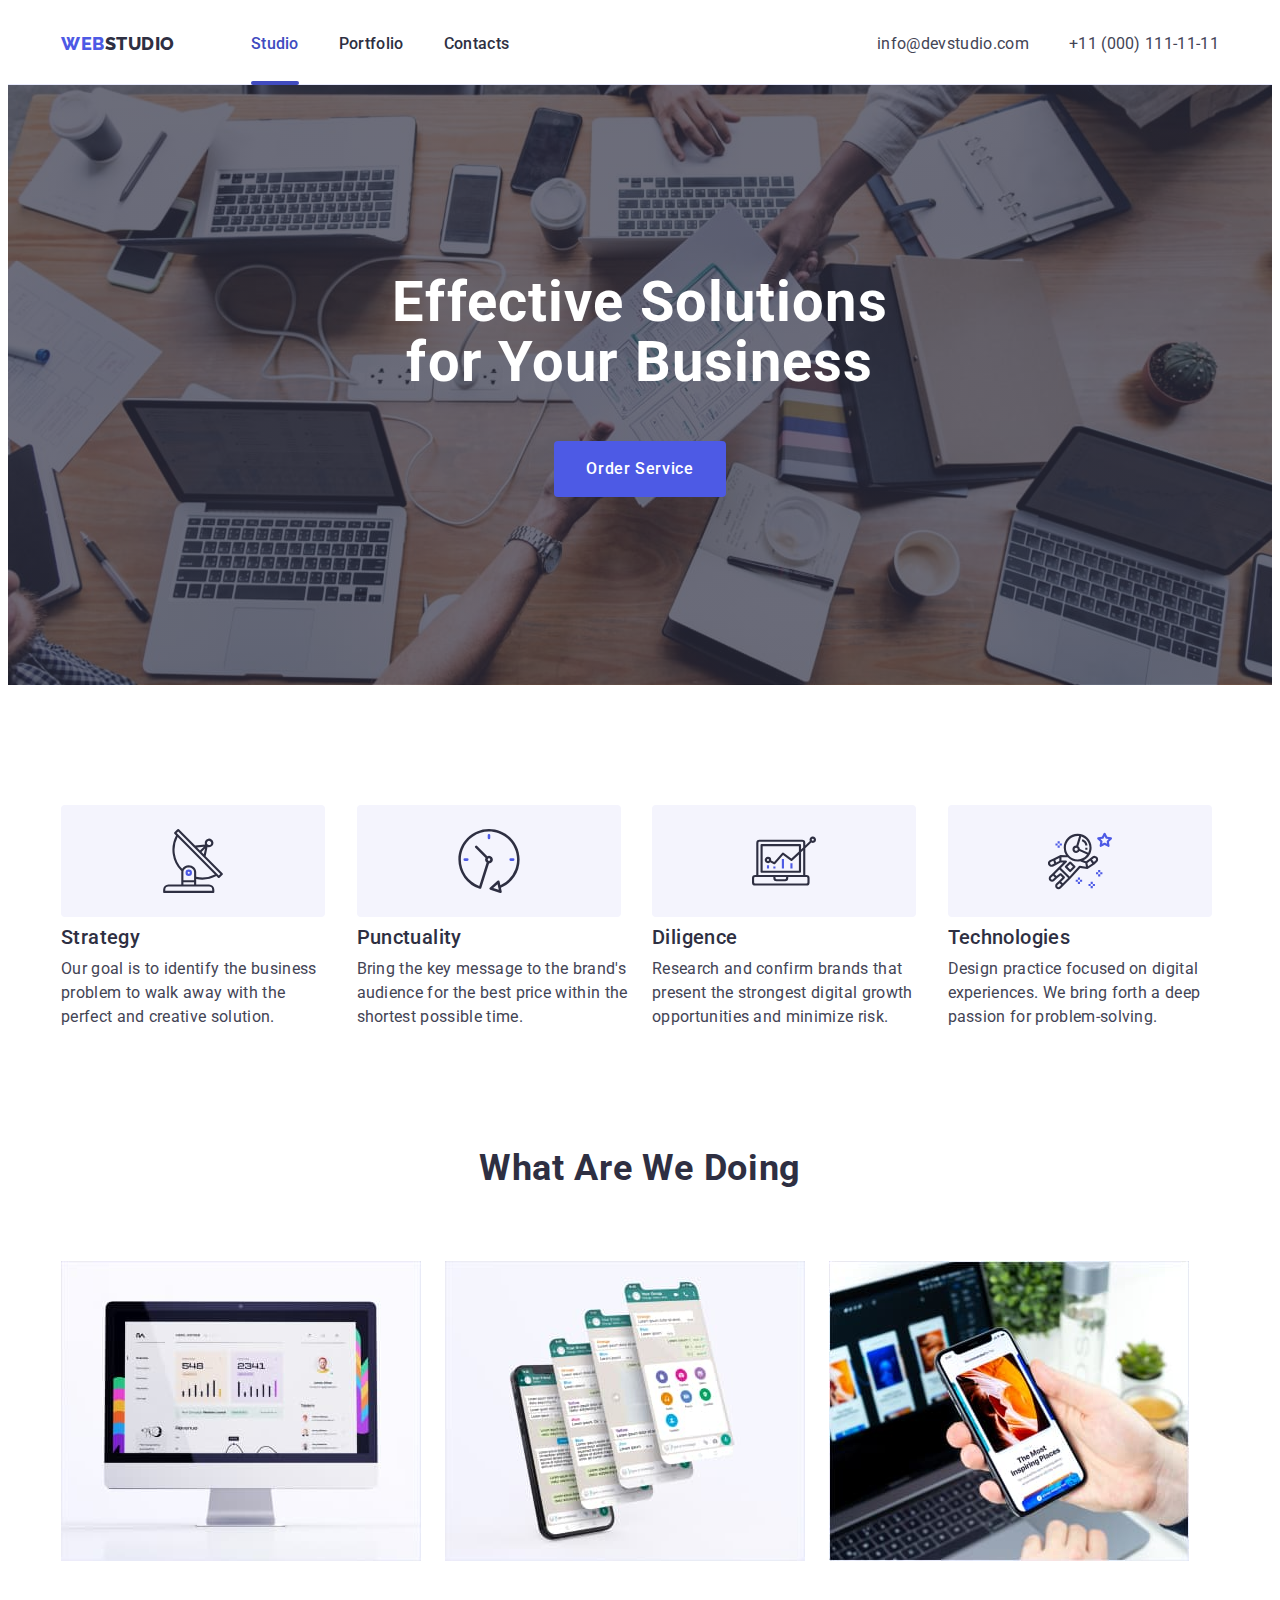
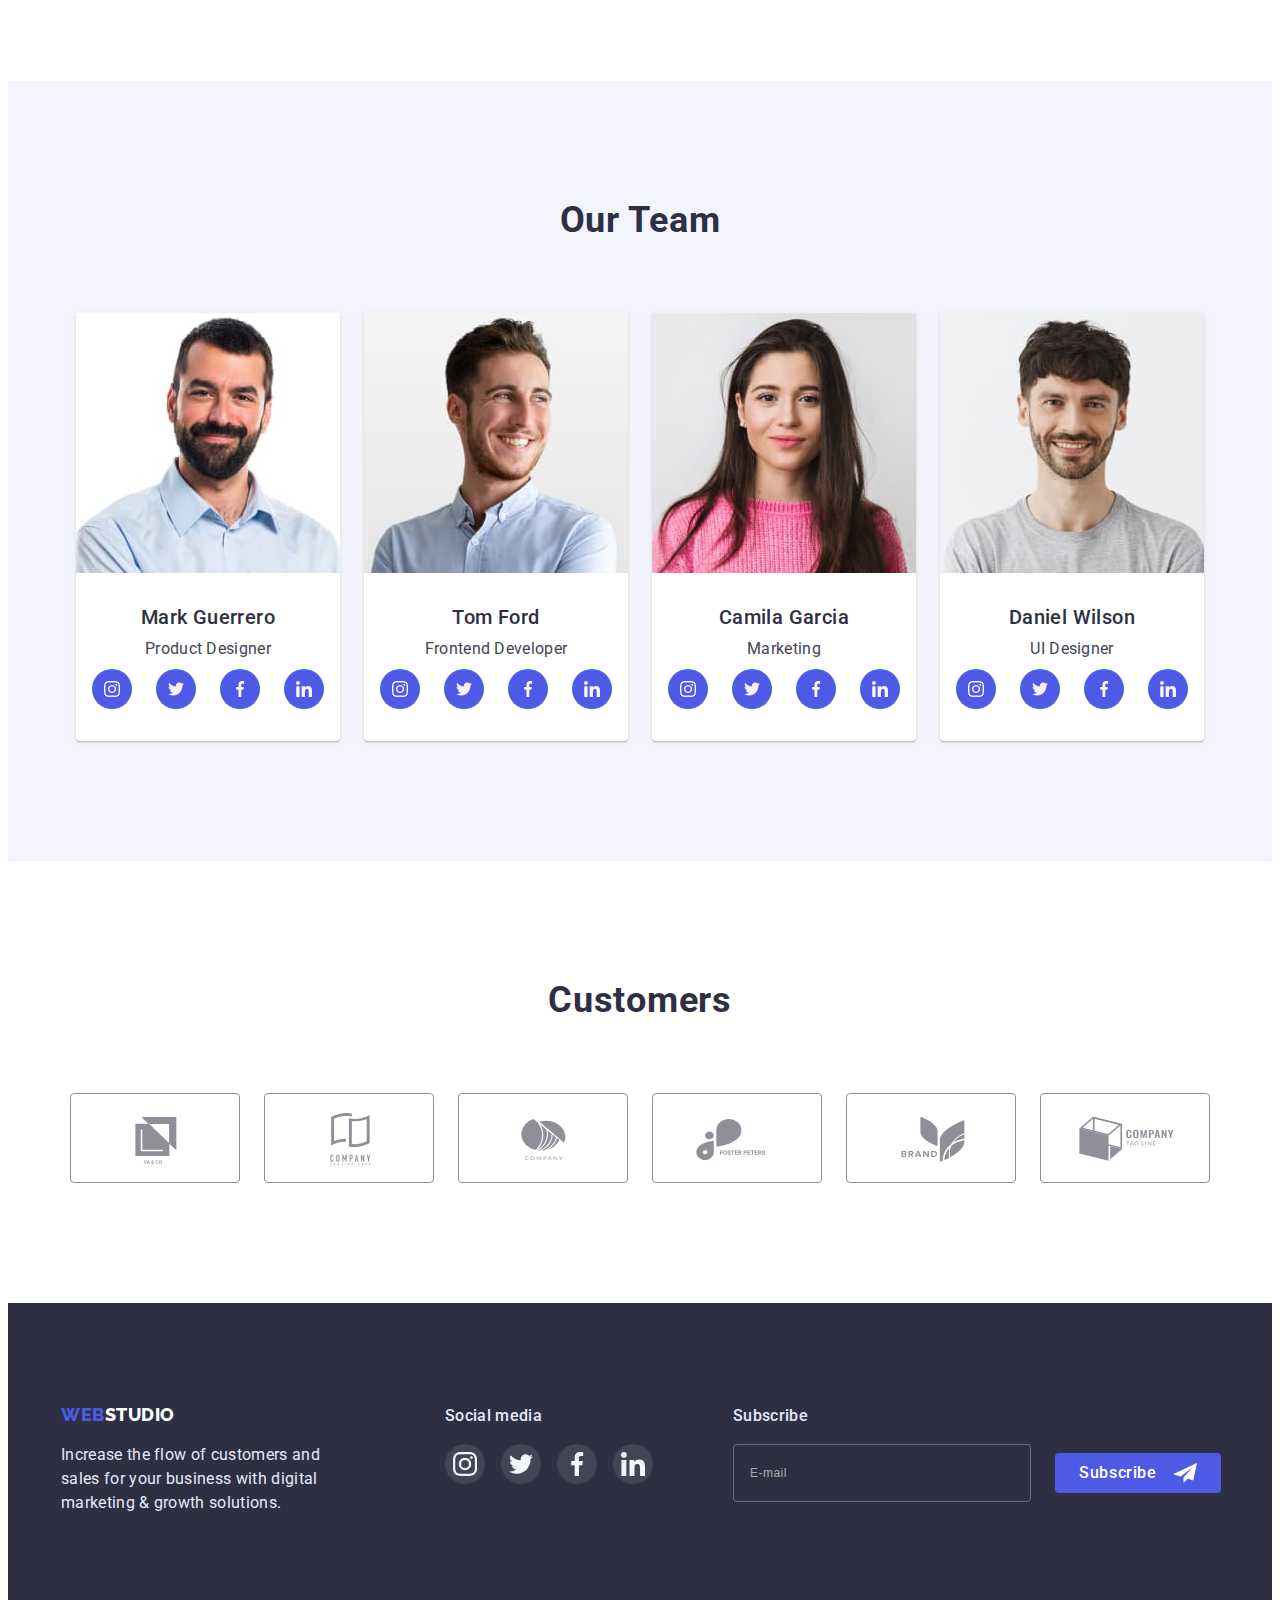
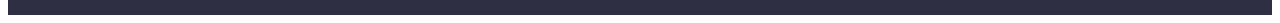
<file: index.html>
<!DOCTYPE html>
<html lang="en">
  <head>
    <meta charset="UTF-8" />
    <meta http-equiv="X-UA-Compatible" content="IE=edge" />
    <meta name="viewport" content="width=device-width, initial-scale=1.0" />
    <title>Studio</title>
    <link rel="preconnect" href="https://fonts.googleapis.com" />
    <link rel="preconnect" href="https://fonts.gstatic.com" crossorigin />
    <link
      href="https://fonts.googleapis.com/css2?family=Raleway:wght@800&family=Roboto:wght@400;500;700;900&display=swap"
      rel="stylesheet"
    />
    <link
      rel="stylesheet"
      href="https://cdnjs.cloudflare.com/ajax/libs/modern-normalize/1.1.0/modern-normalize.min.css"
      integrity="sha512-wpPYUAdjBVSE4KJnH1VR1HeZfpl1ub8YT/NKx4PuQ5NmX2tKuGu6U/JRp5y+Y8XG2tV+wKQpNHVUX03MfMFn9Q=="
      crossorigin="anonymous"
      referrerpolicy="no-referrer"
    />
    <link rel="stylesheet" href="./css/mobile.css" />
    <link rel="stylesheet" href="./css/tablet.css" />
    <link rel="stylesheet" href="./css/desktop.css" />
  </head>
  <body>
    <header class="page-header">
      <div class="container header-container">
        <nav class="page-nav">
          <a class="logo-light-background logo" href="./index.html"
            ><span class="logo-first">Web</span>Studio</a
          >
          <ul class="page-menu list">
            <li class="menu-item">
              <a class="menu-link link current" href="./index.html">Studio</a>
            </li>
            <li class="menu-item">
              <a class="menu-link link" href="./portfolio.html">Portfolio</a>
            </li>
            <li class="menu-item">
              <a class="menu-link link" href="./index.html">Contacts</a>
            </li>
          </ul>
        </nav>
        <address class="address">
          <ul class="address-list list">
            <li class="address-item">
              <a class="address-link link text" href="mailto:info@devstudio.com"
                >info@devstudio.com</a
              >
            </li>
            <li class="address-item">
              <a class="address-link link text" href="tel:+110001111111"
                >+11 (000) 111-11-11</a
              >
            </li>
          </ul>
        </address>
        <button class="btn-menu-open" type="button" data-menu-open>
          <svg class="icon-menu-btn">
            <use href="./images/icons.svg#icon-charm_menu-hamburger-5"></use>
          </svg>
        </button>
        <div class="backdrop-menu is-hidden" data-menu>
          <button
            class="modal-close-btn menu-btn"
            type="button"
            data-menu-close
          >
            <svg class="modal-icon-btn">
              <use href="./images/icons.svg#icon-vector"></use>
            </svg>
          </button>
          <div class="modal-menu">
            <ul class="page-menu-modal list">
              <li class="menu-item-modal">
                <a class="menu-link-modal subtitle link" href="./index.html"
                  >Studio</a
                >
              </li>
              <li class="menu-item-modal">
                <a class="menu-link-modal subtitle link" href="./portfolio.html"
                  >Portfolio</a
                >
              </li>
              <li class="menu-item-modal">
                <a
                  class="menu-link-modal subtitle link current"
                  href="./index.html"
                  >Contacts</a
                >
              </li>
            </ul>
            <div class="address-list-modal-menu">
              <ul class="address-list-modal list">
                <li class="tel-item-modal">
                  <a
                    class="tel-link-modal link subtitle"
                    href="tel:+110001111111"
                    >+11 (000) 111-11-11</a
                  >
                </li>
                <li class="address-item-modal">
                  <a
                    class="address-link-modal link text"
                    href="mailto:info@devstudio.com"
                    >info@devstudio.com</a
                  >
                </li>
              </ul>
              <ul class="social-list-menu list">
                <li class="social-item-menu">
                  <a href="#" class="social-links-menu link">
                    <svg class="social-icons-menu">
                      <use href="./images/icons.svg#icon-instagram"></use>
                    </svg>
                  </a>
                </li>
                <li class="social-item-menu">
                  <a href="#" class="social-links-menu link">
                    <svg class="social-icons-menu">
                      <use href="./images/icons.svg#icon-twitter"></use>
                    </svg>
                  </a>
                </li>
                <li class="social-item-menu">
                  <a href="#" class="social-links-menu link">
                    <svg class="social-icons-menu">
                      <use href="./images/icons.svg#icon-facebook"></use>
                    </svg>
                  </a>
                </li>
                <li class="social-item-menu">
                  <a href="#" class="social-links-menu link">
                    <svg class="social-icons-menu">
                      <use href="./images/icons.svg#icon-linkedin"></use>
                    </svg>
                  </a>
                </li>
              </ul>
            </div>
          </div>
        </div>
      </div>
    </header>
    <main>
      <section class="page-hero">
        <div class="container">
          <h1 class="hero-title">Effective Solutions for Your Business</h1>
          <button class="hero-button btn" type="button" data-modal-open>
            Order Service
          </button>
        </div>
      </section>
      <section class="section">
        <div class="container">
          <h2 class="visually-hidden">Our advantages</h2>
          <ul class="advantages-list list">
            <li class="advantages-item">
              <div class="icons-advantages-border">
                <svg class="icons-advantages">
                  <use href="./images/icons.svg#icon-strategy"></use>
                </svg>
              </div>
              <h3 class="advantages-title">Strategy</h3>
              <p class="advantages-text text">
                Our goal is to identify the business problem to walk away with
                the perfect and creative solution.
              </p>
            </li>
            <li class="advantages-item">
              <div class="icons-advantages-border">
                <svg class="icons-advantages">
                  <use href="./images/icons.svg#icon-punctuality"></use>
                </svg>
              </div>
              <h3 class="advantages-title">Punctuality</h3>
              <p class="advantages-text text">
                Bring the key message to the brand's audience for the best price
                within the shortest possible time.
              </p>
            </li>
            <li class="advantages-item">
              <div class="icons-advantages-border">
                <svg class="icons-advantages">
                  <use href="./images/icons.svg#icon-diligence"></use>
                </svg>
              </div>
              <h3 class="advantages-title">Diligence</h3>
              <p class="advantages-text text">
                Research and confirm brands that present the strongest digital
                growth opportunities and minimize risk.
              </p>
            </li>
            <li class="advantages-item">
              <div class="icons-advantages-border">
                <svg class="icons-advantages">
                  <use href="./images/icons.svg#icon-technologies"></use>
                </svg>
              </div>
              <h3 class="advantages-title">Technologies</h3>
              <p class="advantages-text text">
                Design practice focused on digital experiences. We bring forth a
                deep passion for problem-solving.
              </p>
            </li>
          </ul>
        </div>
      </section>
      <section class="page-works section">
        <div class="container">
          <h2 class="subtitle">What are we doing</h2>
          <ul class="works-list list">
            <li>
              <img
                srcset="
                  ./images/works/computer@1x.jpg 1x,
                  ./images/works/computer@2x.jpg 2x
                "
                src="./images/works/websites.jpg"
                alt="website on a computer"
                width="360"
                height="300"
              />
            </li>
            <li>
              <img
                srcset="
                  ./images/works/chat@1x.jpg 1x,
                  ./images/works/chat@2x.jpg 2x
                "
                src="./images/works/bots.jpg"
                alt="open chats on phone"
                width="360"
                height="300"
              />
            </li>
            <li>
              <img
                srcset="
                  ./images/works/app@1x.jpg 1x,
                  ./images/works/app@2x.jpg 2x
                "
                src="./images/works/apps.jpg"
                alt="open app on phone"
                width="360"
                height="300"
              />
            </li>
          </ul>
        </div>
      </section>
      <section class="page-team section">
        <div class="container">
          <h2 class="subtitle">Our Team</h2>
          <ul class="team-list list">
            <li class="team-item">
              <picture>
                <source
                  srcset="
                    ./images/team/photo-team-1-desktop@1x.jpg 1x,
                    ./images/team/photo-team-1-desktop@2x.jpg 2x
                  "
                  media="(min-width: 1200px)" />
                <source
                  srcset="
                    ./images/team/photo-team-1-tablet@1x.jpg 1x,
                    ./images/team/photo-team-1-tablet@2x.jpg 2x
                  "
                  media="(min-width: 768px)" />
                <source
                  srcset="
                    ./images/team/photo-team-1-mob@1x.jpg 1x,
                    ./images/team/photo-team-1-mob@2x.jpg 2x
                  "
                  media="(max-width: 767px)" />
                <img
                  src="./images/team/Mark-Guerrero.jpg"
                  alt="pictured Mark Guerrero"
                  width="264"
                  height="260"
              /></picture>
              <div class="team-card-wrapper">
                <h3 class="under-subtitle">Mark Guerrero</h3>
                <p class="text">Product Designer</p>
                <ul class="social-list-team list">
                  <li class="social-item-team">
                    <a href="#" class="social-links-team">
                      <svg class="social-icons-team">
                        <use href="./images/icons.svg#icon-instagram"></use>
                      </svg>
                    </a>
                  </li>
                  <li class="social-item-team">
                    <a href="#" class="social-links-team">
                      <svg class="social-icons-team">
                        <use href="./images/icons.svg#icon-twitter"></use>
                      </svg>
                    </a>
                  </li>
                  <li class="social-item-team">
                    <a href="#" class="social-links-team">
                      <svg class="social-icons-team">
                        <use href="./images/icons.svg#icon-facebook"></use>
                      </svg>
                    </a>
                  </li>
                  <li class="social-item-team">
                    <a href="#" class="social-links-team">
                      <svg class="social-icons-team">
                        <use href="./images/icons.svg#icon-linkedin"></use>
                      </svg>
                    </a>
                  </li>
                </ul>
              </div>
            </li>
            <li class="team-item">
              <picture>
                <source
                  srcset="
                    ./images/team/photo-team-2-desktop@1x.jpg 1x,
                    ./images/team/photo-team-2-desktop@2x.jpg 2x
                  "
                  media="(min-width: 1200px)" />
                <source
                  srcset="
                    ./images/team/photo-team-2-tablet@1x.jpg 1x,
                    ./images/team/photo-team-2-tablet@2x.jpg 2x
                  "
                  media="(min-width: 768px)" />
                <source
                  srcset="
                    ./images/team/photo-team-2-mob@1x.jpg 1x,
                    ./images/team/photo-team-2-mob@2x.jpg 2x
                  "
                  media="(max-width: 767px)" />
                <img
                  src="./images/team/Tom-Ford.jpg"
                  alt="pictured Tom Ford"
                  width="264"
                  height="260"
              /></picture>
              <div class="team-card-wrapper">
                <h3 class="under-subtitle">Tom Ford</h3>
                <p class="text">Frontend Developer</p>
                <ul class="social-list-team list">
                  <li class="social-item-team">
                    <a href="#" class="social-links-team">
                      <svg class="social-icons-team">
                        <use href="./images/icons.svg#icon-instagram"></use>
                      </svg>
                    </a>
                  </li>
                  <li class="social-item-team">
                    <a href="#" class="social-links-team">
                      <svg class="social-icons-team">
                        <use href="./images/icons.svg#icon-twitter"></use>
                      </svg>
                    </a>
                  </li>
                  <li class="social-item-team">
                    <a href="#" class="social-links-team">
                      <svg class="social-icons-team">
                        <use href="./images/icons.svg#icon-facebook"></use>
                      </svg>
                    </a>
                  </li>
                  <li class="social-item-team">
                    <a href="#" class="social-links-team">
                      <svg class="social-icons-team">
                        <use href="./images/icons.svg#icon-linkedin"></use>
                      </svg>
                    </a>
                  </li>
                </ul>
              </div>
            </li>
            <li class="team-item">
              <picture
                ><source
                  srcset="
                    ./images/team/photo-team-3-desktop@1x.jpg 1x,
                    ./images/team/photo-team-3-desktop@2x.jpg 2x
                  "
                  media="(min-width: 1200px)"
                />
                <source
                  srcset="
                    ./images/team/photo-team-3-tablet@1x.jpg 1x,
                    ./images/team/photo-team-3-tablet@2x.jpg 2x
                  "
                  media="(min-width: 768px)"
                />
                <source
                  srcset="
                    ./images/team/photo-team-3-mob@1x.jpg 1x,
                    ./images/team/photo-team-3-mob@2x.jpg 2x
                  "
                  media="(max-width: 767px)"
                />
                <img
                  src="./images/team/Camila-Garcia.jpg"
                  alt="pictured Camila Garcia"
                  width="264"
                  height="260"
                />
              </picture>
              <div class="team-card-wrapper">
                <h3 class="under-subtitle">Camila Garcia</h3>
                <p class="text">Marketing</p>
                <ul class="social-list-team list">
                  <li class="social-item-team">
                    <a href="#" class="social-links-team">
                      <svg class="social-icons-team">
                        <use href="./images/icons.svg#icon-instagram"></use>
                      </svg>
                    </a>
                  </li>
                  <li class="social-item-team">
                    <a href="#" class="social-links-team">
                      <svg class="social-icons-team">
                        <use href="./images/icons.svg#icon-twitter"></use>
                      </svg>
                    </a>
                  </li>
                  <li class="social-item-team">
                    <a href="#" class="social-links-team">
                      <svg class="social-icons-team">
                        <use href="./images/icons.svg#icon-facebook"></use>
                      </svg>
                    </a>
                  </li>
                  <li class="social-item-team">
                    <a href="#" class="social-links-team">
                      <svg class="social-icons-team">
                        <use href="./images/icons.svg#icon-linkedin"></use>
                      </svg>
                    </a>
                  </li>
                </ul>
              </div>
            </li>
            <li class="team-item">
              <picture
                ><source
                  srcset="
                    ./images/team/photo-team-4-desktop@1x.jpg 1x,
                    ./images/team/photo-team-4-desktop@2x.jpg 2x
                  "
                  media="(min-width: 1200px)" />
                <source
                  srcset="
                    ./images/team/photo-team-4-tablet@1x.jpg 1x,
                    ./images/team/photo-team-4-tablet@2x.jpg 2x
                  "
                  media="(min-width: 768px)" />
                <source
                  srcset="
                    ./images/team/photo-team-4-mob@1x.jpg 1x,
                    ./images/team/photo-team-4-mob@2x.jpg 2x
                  "
                  media="(max-width: 767px)" />
                <img
                  src="./images/team/Daniel-Wilson.jpg"
                  alt="pictured Daniel Wilson"
                  width="264"
                  height="260"
              /></picture>
              <div class="team-card-wrapper">
                <h3 class="under-subtitle">Daniel Wilson</h3>
                <p class="text">UI Designer</p>
                <ul class="social-list-team list">
                  <li class="social-item-team">
                    <a href="#" class="social-links-team">
                      <svg class="social-icons-team">
                        <use href="./images/icons.svg#icon-instagram"></use>
                      </svg>
                    </a>
                  </li>
                  <li class="social-item-team">
                    <a href="#" class="social-links-team">
                      <svg class="social-icons-team">
                        <use href="./images/icons.svg#icon-twitter"></use>
                      </svg>
                    </a>
                  </li>
                  <li class="social-item-team">
                    <a href="#" class="social-links-team">
                      <svg class="social-icons-team">
                        <use href="./images/icons.svg#icon-facebook"></use>
                      </svg>
                    </a>
                  </li>
                  <li class="social-item-team">
                    <a href="#" class="social-links-team">
                      <svg class="social-icons-team">
                        <use href="./images/icons.svg#icon-linkedin"></use>
                      </svg>
                    </a>
                  </li>
                </ul>
              </div>
            </li>
          </ul>
        </div>
      </section>
      <section class="section">
        <div class="container">
          <h2 class="subtitle">Customers</h2>
          <ul class="customers-list list">
            <li class="customers-item">
              <a class="customers-link" href="#">
                <svg class="customers-icon">
                  <use href="./images/icons.svg#icon-customers-1"></use>
                </svg>
              </a>
            </li>
            <li class="customers-item">
              <a class="customers-link" href="#"
                ><svg class="customers-icon">
                  <use href="./images/icons.svg#icon-customers-2"></use>
                </svg>
              </a>
            </li>
            <li class="customers-item">
              <a class="customers-link" href="#"
                ><svg class="customers-icon">
                  <use href="./images/icons.svg#icon-customers-3"></use>
                </svg>
              </a>
            </li>
            <li class="customers-item">
              <a class="customers-link" href="#"
                ><svg class="customers-icon">
                  <use href="./images/icons.svg#icon-customers-4"></use>
                </svg>
              </a>
            </li>
            <li class="customers-item">
              <a class="customers-link" href="#"
                ><svg class="customers-icon">
                  <use href="./images/icons.svg#icon-customers-5"></use>
                </svg>
              </a>
            </li>
            <li class="customers-item">
              <a class="customers-link" href="#"
                ><svg class="customers-icon">
                  <use href="./images/icons.svg#icon-customers-6"></use>
                </svg>
              </a>
            </li>
          </ul>
        </div>
      </section>
    </main>
    <footer class="footer">
      <div class="footer-container container">
        <div class="footer-about">
          <a class="logo-dark-background logo" href="./index.html"
            ><span class="logo-first">Web</span>Studio</a
          >
          <p class="footer-text text">
            Increase the flow of customers and sales for your business with
            digital marketing & growth solutions.
          </p>
        </div>
        <div class="social-link-footer">
          <p class="social-link-text text">Social media</p>
          <ul class="social-list-footer list">
            <li class="social-item-footer">
              <a class="social-links-footer" href="#">
                <svg class="social-icon-footer">
                  <use href="./images/icons.svg#icon-instagram"></use>
                </svg>
              </a>
            </li>
            <li class="social-item-footer">
              <a class="social-links-footer" href="#">
                <svg class="social-icon-footer">
                  <use href="./images/icons.svg#icon-twitter"></use>
                </svg>
              </a>
            </li>
            <li class="social-item-footer">
              <a class="social-links-footer" href="#">
                <svg class="social-icon-footer">
                  <use href="./images/icons.svg#icon-facebook"></use>
                </svg>
              </a>
            </li>
            <li class="social-item-footer">
              <a class="social-links-footer" href="#">
                <svg class="social-icon-footer">
                  <use href="./images/icons.svg#icon-linkedin"></use>
                </svg>
              </a>
            </li>
          </ul>
        </div>
        <div class="footer-form">
          <p class="footer-text-form text">Subscribe</p>
          <form class="footer-form-place">
            <label class="footer-form-field">
              <input
                type="email"
                class="footer-form-input"
                name="user-email"
                required
                placeholder="E-mail"
              />
            </label>
            <button type="submit" class="footer-form-submit btn">
              Subscribe<svg class="footer-icon-form" width="24px" height="24px">
                <use href="./images/icons.svg#icon-plane"></use>
              </svg>
            </button>
          </form>
        </div>
      </div>
    </footer>
    <div class="backdrop is-hidden" data-modal>
      <div class="modal">
        <button class="modal-close-btn" type="button" data-modal-close>
          <svg class="modal-icon-btn">
            <use href="./images/icons.svg#icon-vector"></use>
          </svg>
        </button>
        <p class="modal-text">Leave your contacts and we will call you back</p>
        <form class="modal-form">
          <label for="user-name" class="modal-form-field">Name</label>
          <span class="modal-form-input-desk"
            ><input
              id="user-name"
              name="user_name"
              type="text"
              class="modal-form-input"
              required
              pattern="^[a-zA-Zа-яА-я]+"
              minlength="2"
            />
            <svg class="modal-form-icon" width="18px" height="24px">
              <use href="./images/icons.svg#icon-person"></use>
            </svg>
          </span>
          <label for="user-phone" class="modal-form-field">Phone</label>
          <span class="modal-form-input-desk"
            ><input
              id="user-phone"
              name="user_phone"
              type="tel"
              class="modal-form-input"
              required
              pattern="^[0-9]{3}-[0-9]{3}-[0-9]{2}-[0-9]{2}"
              title="xxx-xxx-xx-xx"
            />
            <svg class="modal-form-icon" width="18px" height="24px">
              <use href="./images/icons.svg#icon-phone"></use>
            </svg>
          </span>
          <label for="user-email" class="modal-form-field">Email</label>
          <span class="modal-form-input-desk"
            ><input
              id="user-email"
              name="user_email"
              type="email"
              class="modal-form-input"
              required
            />
            <svg class="modal-form-icon" width="18px" height="24px">
              <use href="./images/icons.svg#icon-email"></use>
            </svg>
          </span>
          <label for="user-message" class="modal-form-field"> Comment</label
          ><textarea
            id="user-message"
            name="user_message"
            class="modal-form-message"
            placeholder="Text input"
          ></textarea>
          <div class="modal-check">
            <label class="modal-form-check-text">
              <input
                name="user_policy"
                type="checkbox"
                required
                class="modal-form-check visually-hidden"
              />
              <span class="modal-check-btn"
                ><svg class="modal-check-in" width="10px" height="8px">
                  <use href="./images/icons.svg#icon-yes"></use></svg></span
              >I accept the terms and conditions of the&nbsp;<a
                class="privacy-text"
                href="#"
                >Privacy Policy</a
              ></label
            >
          </div>
          <button type="submit" class="modal-form-submit btn">Send</button>
        </form>
      </div>
    </div>
    <script src="./js/modal.js"></script>
    <script src="./js/modal-menu.js"></script>
  </body>
</html>
</file>
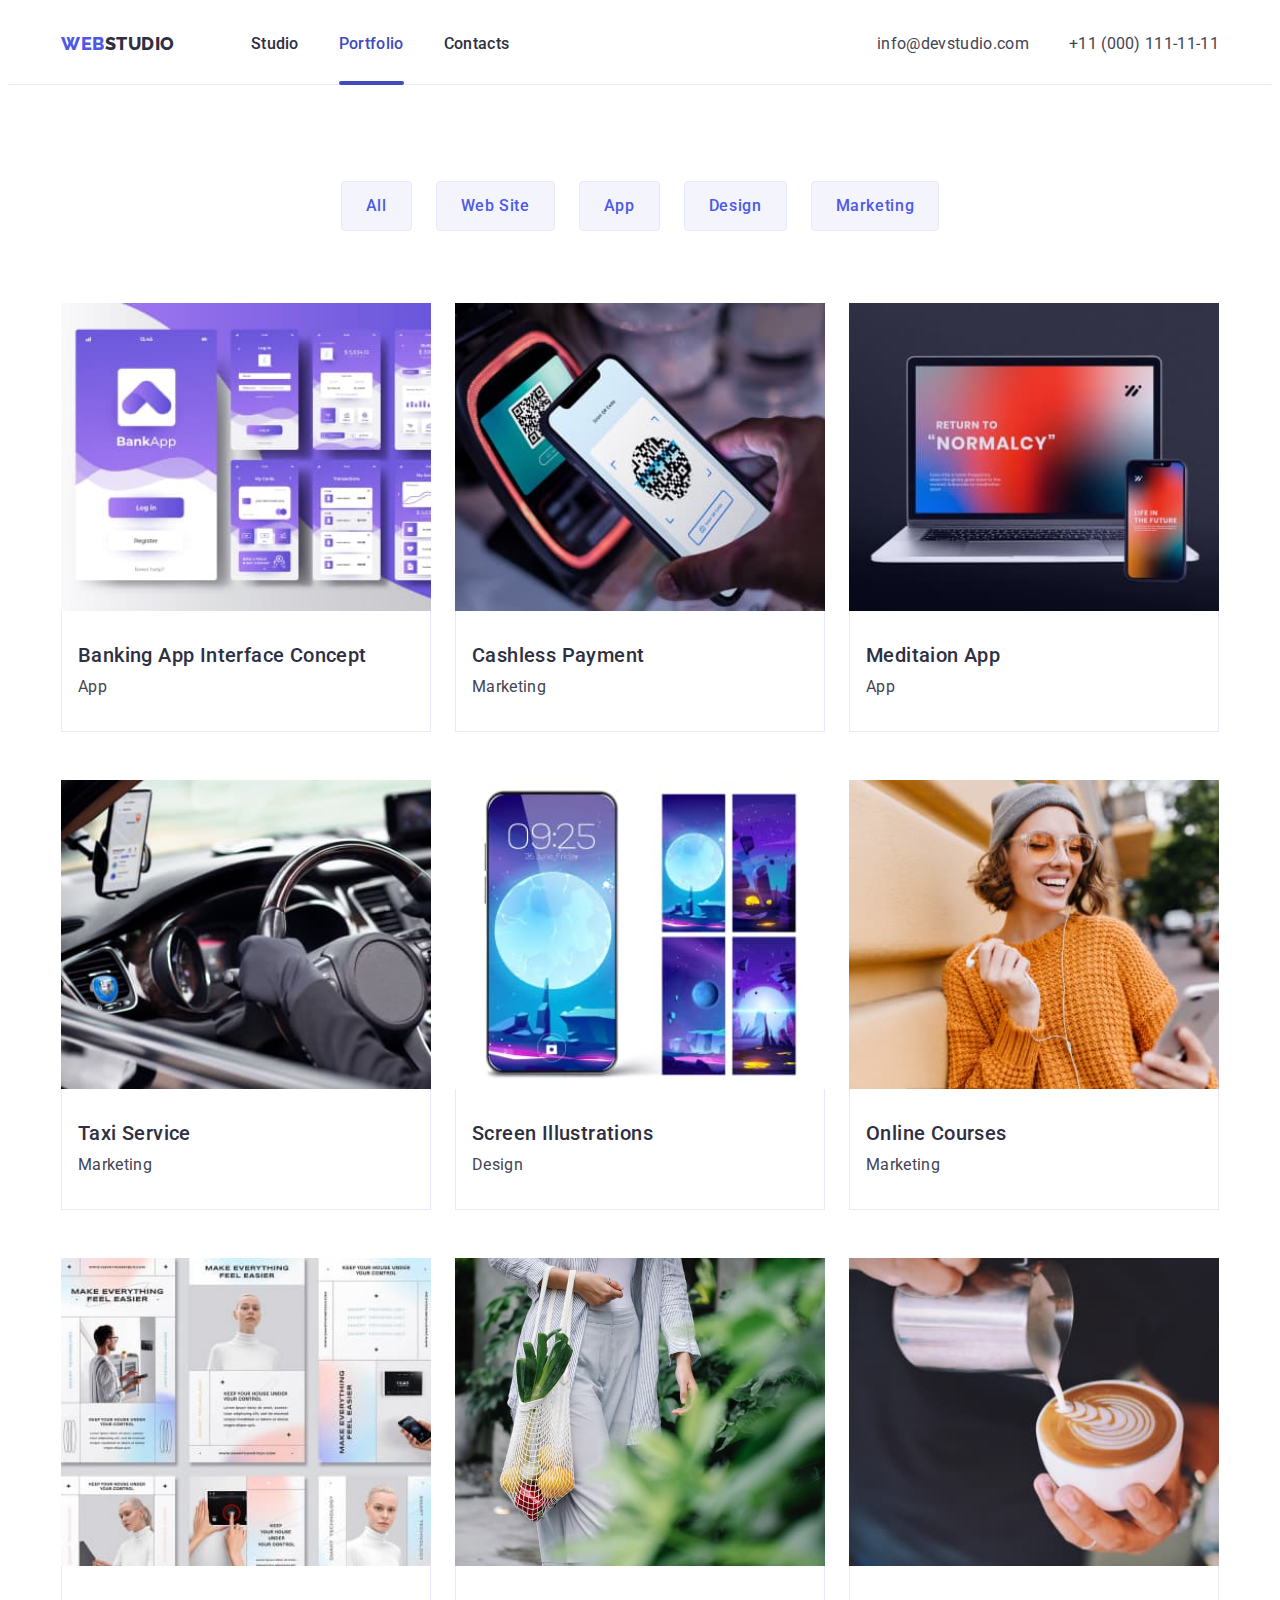
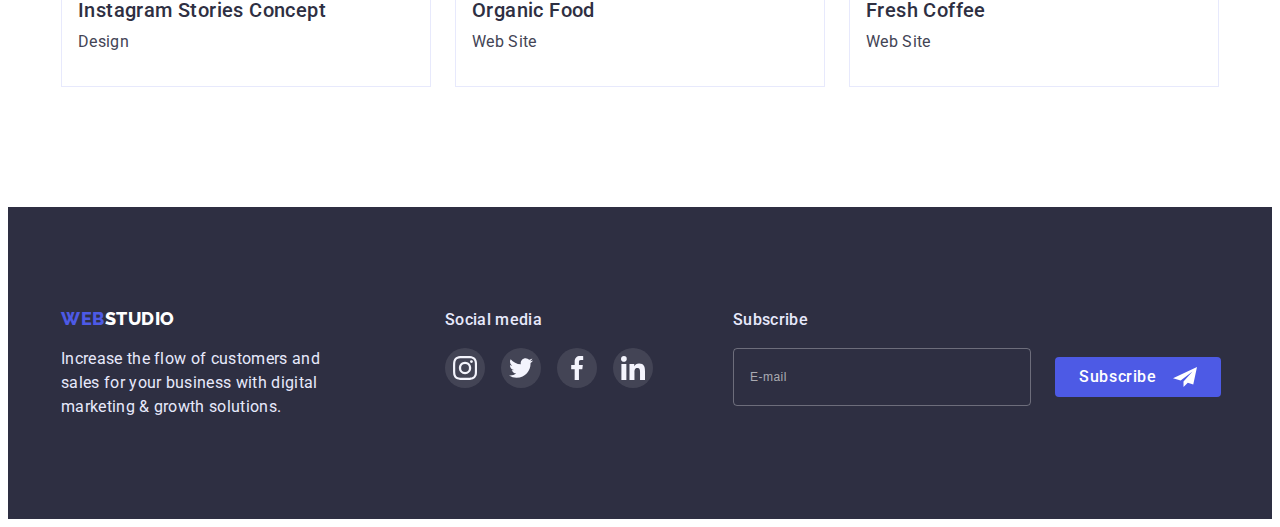
<file: portfolio.html>
<!DOCTYPE html>
<html lang="en">
  <head>
    <meta charset="UTF-8" />
    <meta http-equiv="X-UA-Compatible" content="IE=edge" />
    <meta name="viewport" content="width=device-width, initial-scale=1.0" />
    <title>Portfolio</title>
    <link rel="preconnect" href="https://fonts.googleapis.com" />
    <link rel="preconnect" href="https://fonts.gstatic.com" crossorigin />
    <link
      href="https://fonts.googleapis.com/css2?family=Raleway:wght@800&family=Roboto:wght@400;500;700;900&display=swap"
      rel="stylesheet"
    />
    <link
      rel="stylesheet"
      href="https://cdnjs.cloudflare.com/ajax/libs/modern-normalize/1.1.0/modern-normalize.min.css"
      integrity="sha512-wpPYUAdjBVSE4KJnH1VR1HeZfpl1ub8YT/NKx4PuQ5NmX2tKuGu6U/JRp5y+Y8XG2tV+wKQpNHVUX03MfMFn9Q=="
      crossorigin="anonymous"
      referrerpolicy="no-referrer"
    />
    <link rel="stylesheet" href="./css/mobile.css" />
    <link rel="stylesheet" href="./css/tablet.css" />
    <link rel="stylesheet" href="./css/desktop.css" />
  </head>
  <body>
    <header class="page-header">
      <div class="container header-container">
        <nav class="page-nav">
          <a class="logo-light-background logo" href="./index.html"
            ><span class="logo-first">Web</span>Studio</a
          >
          <ul class="page-menu list">
            <li class="menu-item">
              <a class="menu-link link" href="./index.html">Studio</a>
            </li>
            <li class="menu-item">
              <a class="menu-link link current" href="./portfolio.html"
                >Portfolio</a
              >
            </li>
            <li class="menu-item">
              <a class="menu-link link" href="./index.html">Contacts</a>
            </li>
          </ul>
        </nav>
        <address class="address">
          <ul class="address-list list">
            <li class="address-item">
              <a class="address-link link text" href="mailto:info@devstudio.com"
                >info@devstudio.com</a
              >
            </li>
            <li class="address-item">
              <a class="address-link link text" href="tel:+110001111111"
                >+11 (000) 111-11-11</a
              >
            </li>
          </ul>
        </address>
        <button class="btn-menu-open" type="button" data-menu-open>
          <svg class="icon-menu-btn">
            <use href="./images/icons.svg#icon-charm_menu-hamburger-5"></use>
          </svg>
        </button>
        <div class="backdrop-menu is-hidden" data-menu>
          <button
            class="modal-close-btn menu-btn"
            type="button"
            data-menu-close
          >
            <svg class="modal-icon-btn">
              <use href="./images/icons.svg#icon-vector"></use>
            </svg>
          </button>
          <div class="modal-menu">
            <ul class="page-menu-modal list">
              <li class="menu-item-modal">
                <a class="menu-link-modal subtitle link" href="./index.html"
                  >Studio</a
                >
              </li>
              <li class="menu-item-modal">
                <a class="menu-link-modal subtitle link" href="./portfolio.html"
                  >Portfolio</a
                >
              </li>
              <li class="menu-item-modal">
                <a
                  class="menu-link-modal subtitle link current"
                  href="./index.html"
                  >Contacts</a
                >
              </li>
            </ul>
            <div class="address-list-modal-menu">
              <ul class="address-list-modal list">
                <li class="tel-item-modal">
                  <a
                    class="tel-link-modal link subtitle"
                    href="tel:+110001111111"
                    >+11 (000) 111-11-11</a
                  >
                </li>
                <li class="address-item-modal">
                  <a
                    class="address-link-modal link text"
                    href="mailto:info@devstudio.com"
                    >info@devstudio.com</a
                  >
                </li>
              </ul>
              <ul class="social-list-menu list">
                <li class="social-item-menu">
                  <a href="#" class="social-links-menu link">
                    <svg class="social-icons-menu">
                      <use href="./images/icons.svg#icon-instagram"></use>
                    </svg>
                  </a>
                </li>
                <li class="social-item-menu">
                  <a href="#" class="social-links-menu link">
                    <svg class="social-icons-menu">
                      <use href="./images/icons.svg#icon-twitter"></use>
                    </svg>
                  </a>
                </li>
                <li class="social-item-menu">
                  <a href="#" class="social-links-menu link">
                    <svg class="social-icons-menu">
                      <use href="./images/icons.svg#icon-facebook"></use>
                    </svg>
                  </a>
                </li>
                <li class="social-item-menu">
                  <a href="#" class="social-links-menu link">
                    <svg class="social-icons-menu">
                      <use href="./images/icons.svg#icon-linkedin"></use>
                    </svg>
                  </a>
                </li>
              </ul>
            </div>
          </div>
        </div>
      </div>
    </header>
    <main>
      <section class="page-projects section">
        <div class="container">
          <h1 class="visually-hidden">Our projects</h1>
          <ul class="projects-filtr list">
            <li class="projects-item">
              <button class="projects-button btn" type="button">All</button>
            </li>
            <li class="projects-item">
              <button class="projects-button btn" type="button">
                Web Site
              </button>
            </li>
            <li class="projects-item">
              <button class="projects-button btn" type="button">App</button>
            </li>
            <li class="projects-item">
              <button class="projects-button btn" type="button">Design</button>
            </li>
            <li class="projects-item">
              <button class="projects-button btn" type="button">
                Marketing
              </button>
            </li>
          </ul>
          <ul class="projects-objects list">
            <li class="projects-cards">
              <div class="overlay-img">
                <picture
                  ><source
                    srcset="
                      ./images/portfolio/banking-app-desktop@1x.jpg 1x,
                      ./images/portfolio/banking-app-desktop@2x.jpg 2x
                    "
                    media="(min-width: 1200px)" />
                  <source
                    srcset="
                      ./images/portfolio/banking-app-tablet@1x.jpg 1x,
                      ./images/portfolio/banking-app-tablet@2x.jpg 2x
                    "
                    media="(min-width: 768px)" />
                  <source
                    srcset="
                      ./images/portfolio/banking-app-mob@1x.jpg 1x,
                      ./images/portfolio/banking-app-mob@2x.jpg 2x
                    "
                    media="(max-width: 767px)" />
                  <img
                    src="./images/portfolio/banking-app.jpg"
                    alt="screenshot of the bank app"
                    width="360"
                    height="300"
                /></picture>
                <p class="overlay text">
                  14 Stylish and User-Friendly App Design Concepts · Task
                  Manager App · Calorie Tracker App · Exotic Fruit Ecommerce App
                  · Cloud Storage App
                </p>
              </div>
              <div class="projects-wrapper">
                <h2 class="under-subtitle">Banking App Interface Concept</h2>
                <p class="text">App</p>
              </div>
            </li>
            <li class="projects-cards">
              <div class="overlay-img">
                <picture
                  ><source
                    srcset="
                      ./images/portfolio/cashless-desktop@1x.jpg 1x,
                      ./images/portfolio/cashless-desktop@2x.jpg 2x
                    "
                    media="(min-width: 1200px)" />
                  <source
                    srcset="
                      ./images/portfolio/cashless-tablet@1x.jpg 1x,
                      ./images/portfolio/cashless-tablet@2x.jpg 2x
                    "
                    media="(min-width: 768px)" />
                  <source
                    srcset="
                      ./images/portfolio/cashless-mob@1x.jpg 1x,
                      ./images/portfolio/cashless-mob@2x.jpg 2x
                    "
                    media="(max-width: 767px)" />
                  <img
                    src="./images/portfolio/cashless-payment.jpg"
                    alt="pay by phone using QR code"
                    width="360"
                    height="300"
                /></picture>
                <p class="overlay text">
                  14 Stylish and User-Friendly App Design Concepts · Task
                  Manager App · Calorie Tracker App · Exotic Fruit Ecommerce App
                  · Cloud Storage App
                </p>
              </div>
              <div class="projects-wrapper">
                <h2 class="under-subtitle">Cashless Payment</h2>
                <p class="text">Marketing</p>
              </div>
            </li>
            <li class="projects-cards">
              <div class="overlay-img">
                <picture
                  ><source
                    srcset="
                      ./images/portfolio/meditation-desktop@1x.jpg 1x,
                      ./images/portfolio/meditation-desktop@2x.jpg 2x
                    "
                    media="(min-width: 1200px)" />
                  <source
                    srcset="
                      ./images/portfolio/meditation-tablet@1x.jpg 1x,
                      ./images/portfolio/meditation-tablet@2x.jpg 2x
                    "
                    media="(min-width: 768px)" />
                  <source
                    srcset="
                      ./images/portfolio/meditation-mob@1x.jpg 1x,
                      ./images/portfolio/meditation-mob@2x.jpg 2x
                    "
                    media="(max-width: 767px)" />
                  <img
                    src="./images/portfolio/meditation-app.jpg"
                    alt="laptop and phone screen with meditation app open"
                    width="360"
                    height="300"
                /></picture>
                <p class="overlay text">
                  14 Stylish and User-Friendly App Design Concepts · Task
                  Manager App · Calorie Tracker App · Exotic Fruit Ecommerce App
                  · Cloud Storage App
                </p>
              </div>
              <div class="projects-wrapper">
                <h2 class="under-subtitle">Meditaion App</h2>
                <p class="text">App</p>
              </div>
            </li>
            <li class="projects-cards">
              <div class="overlay-img">
                <picture
                  ><source
                    srcset="
                      ./images/portfolio/taxi-service-desktop@1x.jpg 1x,
                      ./images/portfolio/taxi-service-desktop@2x.jpg 2x
                    "
                    media="(min-width: 1200px)" />
                  <source
                    srcset="
                      ./images/portfolio/taxi-service-tablet@1x.jpg 1x,
                      ./images/portfolio/taxi-service-tablet@2x.jpg 2x
                    "
                    media="(min-width: 768px)" />
                  <source
                    srcset="
                      ./images/portfolio/taxi-service-mob@1x.jpg 1x,
                      ./images/portfolio/taxi-service-mob@2x.jpg 2x
                    "
                    media="(max-width: 767px)" />
                  <img
                    src="./images/portfolio/taxi-service.jpg"
                    alt="steering wheel and open taxi app on phone"
                    width="360"
                    height="300"
                /></picture>
                <p class="overlay text">
                  14 Stylish and User-Friendly App Design Concepts · Task
                  Manager App · Calorie Tracker App · Exotic Fruit Ecommerce App
                  · Cloud Storage App
                </p>
              </div>
              <div class="projects-wrapper">
                <h2 class="under-subtitle">Taxi Service</h2>
                <p class="text">Marketing</p>
              </div>
            </li>
            <li class="projects-cards">
              <div class="overlay-img">
                <picture
                  ><source
                    srcset="
                      ./images/portfolio/screen-desktop@1x.jpg 1x,
                      ./images/portfolio/screen-desktop@2x.jpg 2x
                    "
                    media="(min-width: 1200px)" />
                  <source
                    srcset="
                      ./images/portfolio/screen-tablet@1x.jpg 1x,
                      ./images/portfolio/screen-tablet@2x.jpg 2x
                    "
                    media="(min-width: 768px)" />
                  <source
                    srcset="
                      ./images/portfolio/screen-mob@1x.jpg 1x,
                      ./images/portfolio/screen-mob@2x.jpg 2x
                    "
                    media="(max-width: 767px)" />
                  <img
                    src="./images/portfolio/screen-illustrations.jpg"
                    alt="illustrations on the phone"
                    width="360"
                    height="300"
                /></picture>
                <p class="overlay text">
                  14 Stylish and User-Friendly App Design Concepts · Task
                  Manager App · Calorie Tracker App · Exotic Fruit Ecommerce App
                  · Cloud Storage App
                </p>
              </div>
              <div class="projects-wrapper">
                <h2 class="under-subtitle">Screen Illustrations</h2>
                <p class="text">Design</p>
              </div>
            </li>
            <li class="projects-cards">
              <div class="overlay-img">
                <picture
                  ><source
                    srcset="
                      ./images/portfolio/online-desktop@1x.jpg 1x,
                      ./images/portfolio/online-desktop@2x.jpg 2x
                    "
                    media="(min-width: 1200px)" />
                  <source
                    srcset="
                      ./images/portfolio/online-tablet@1x.jpg 1x,
                      ./images/portfolio/online-tablet@2x.jpg 2x
                    "
                    media="(min-width: 768px)" />
                  <source
                    srcset="
                      ./images/portfolio/online-mob@1x.jpg 1x,
                      ./images/portfolio/online-mob@2x.jpg 2x
                    "
                    media="(max-width: 767px)" />
                  <img
                    src="./images/portfolio/online-courses.jpg"
                    alt="girl with phone"
                    width="360"
                    height="300"
                /></picture>
                <p class="overlay text">
                  14 Stylish and User-Friendly App Design Concepts · Task
                  Manager App · Calorie Tracker App · Exotic Fruit Ecommerce App
                  · Cloud Storage App
                </p>
              </div>
              <div class="projects-wrapper">
                <h2 class="under-subtitle">Online Courses</h2>
                <p class="text">Marketing</p>
              </div>
            </li>
            <li class="projects-cards">
              <div class="overlay-img">
                <picture
                  ><source
                    srcset="
                      ./images/portfolio/instagram-desktop@1x.jpg 1x,
                      ./images/portfolio/instagram-desktop@2x.jpg 2x
                    "
                    media="(min-width: 1200px)" />
                  <source
                    srcset="
                      ./images/portfolio/instagram-tablet@1x.jpg 1x,
                      ./images/portfolio/instagram-tablet@2x.jpg 2x
                    "
                    media="(min-width: 768px)" />
                  <source
                    srcset="
                      ./images/portfolio/instagram-mob@1x.jpg 1x,
                      ./images/portfolio/instagram-mob@2x.jpg 2x
                    "
                    media="(max-width: 767px)" />
                  <img
                    src="./images/portfolio/instagram-stories.jpg"
                    alt="different types of stories on instagram"
                    width="360"
                    height="300"
                /></picture>
                <p class="overlay text">
                  14 Stylish and User-Friendly App Design Concepts · Task
                  Manager App · Calorie Tracker App · Exotic Fruit Ecommerce App
                  · Cloud Storage App
                </p>
              </div>
              <div class="projects-wrapper">
                <h2 class="under-subtitle">Instagram Stories Concept</h2>
                <p class="text">Design</p>
              </div>
            </li>
            <li class="projects-cards">
              <div class="overlay-img">
                <picture
                  ><source
                    srcset="
                      ./images/portfolio/organic-desktop@1x.jpg 1x,
                      ./images/portfolio/organic-desktop@2x.jpg 2x
                    "
                    media="(min-width: 1200px)" />
                  <source
                    srcset="
                      ./images/portfolio/organic-tablet@1x.jpg 1x,
                      ./images/portfolio/organic-tablet@2x.jpg 2x
                    "
                    media="(min-width: 768px)" />
                  <source
                    srcset="
                      ./images/portfolio/organic-mob@1x.jpg 1x,
                      ./images/portfolio/organic-mob@2x.jpg 2x
                    "
                    media="(max-width: 767px)" />
                  <img
                    src="./images/portfolio/organic-food.jpg"
                    alt="man carries a bag of vegetables and fruits"
                    width="360"
                    height="300"
                /></picture>
                <p class="overlay text">
                  14 Stylish and User-Friendly App Design Concepts · Task
                  Manager App · Calorie Tracker App · Exotic Fruit Ecommerce App
                  · Cloud Storage App
                </p>
              </div>
              <div class="projects-wrapper">
                <h2 class="under-subtitle">Organic Food</h2>
                <p class="text">Web Site</p>
              </div>
            </li>
            <li class="projects-cards">
              <div class="overlay-img">
                <picture
                  ><source
                    srcset="
                      ./images/portfolio/fresh-desktop@1x.jpg 1x,
                      ./images/portfolio/fresh-desktop@2x.jpg 2x
                    "
                    media="(min-width: 1200px)" />
                  <source
                    srcset="
                      ./images/portfolio/fresh-tablet@1x.jpg 1x,
                      ./images/portfolio/fresh-tablet@2x.jpg 2x
                    "
                    media="(min-width: 768px)" />
                  <source
                    srcset="
                      ./images/portfolio/fresh-mob@1x.jpg 1x,
                      ./images/portfolio/fresh-mob@2x.jpg 2x
                    "
                    media="(max-width: 767px)" />
                  <img
                    src="./images/portfolio/fresh-coffee.jpg"
                    alt="man pouring coffee into a cup"
                    width="360"
                    height="300"
                /></picture>
                <p class="overlay text">
                  14 Stylish and User-Friendly App Design Concepts · Task
                  Manager App · Calorie Tracker App · Exotic Fruit Ecommerce App
                  · Cloud Storage App
                </p>
              </div>
              <div class="projects-wrapper">
                <h2 class="under-subtitle">Fresh Coffee</h2>
                <p class="text">Web Site</p>
              </div>
            </li>
          </ul>
        </div>
      </section>
    </main>
    <footer class="footer">
      <div class="footer-container container">
        <div class="footer-about">
          <a class="logo-dark-background logo" href="./index.html"
            ><span class="logo-first">Web</span>Studio</a
          >
          <p class="footer-text text">
            Increase the flow of customers and sales for your business with
            digital marketing & growth solutions.
          </p>
        </div>
        <div class="social-link-footer">
          <p class="social-link-text text">Social media</p>
          <ul class="social-list-footer list">
            <li class="social-item-footer">
              <a class="social-links-footer" href="#">
                <svg class="social-icon-footer">
                  <use href="./images/icons.svg#icon-instagram"></use>
                </svg>
              </a>
            </li>
            <li class="social-item-footer">
              <a class="social-links-footer" href="#">
                <svg class="social-icon-footer">
                  <use href="./images/icons.svg#icon-twitter"></use>
                </svg>
              </a>
            </li>
            <li class="social-item-footer">
              <a class="social-links-footer" href="#">
                <svg class="social-icon-footer">
                  <use href="./images/icons.svg#icon-facebook"></use>
                </svg>
              </a>
            </li>
            <li class="social-item-footer">
              <a class="social-links-footer" href="#">
                <svg class="social-icon-footer">
                  <use href="./images/icons.svg#icon-linkedin"></use>
                </svg>
              </a>
            </li>
          </ul>
        </div>
        <div class="footer-form">
          <p class="footer-text-form text">Subscribe</p>
          <form class="footer-form-place">
            <label class="footer-form-field">
              <input
                type="email"
                class="footer-form-input"
                name="user-email"
                required
                placeholder="E-mail"
              />
            </label>
            <button type="submit" class="footer-form-submit btn">
              Subscribe<svg class="footer-icon-form" width="24px" height="24px">
                <use href="./images/icons.svg#icon-plane"></use>
              </svg>
            </button>
          </form>
        </div>
      </div>
    </footer>
    <script src="./js/modal-menu.js"></script>
  </body>
</html>
</file>
<file: css/mobile.css>
:root {
  --primary-text-style: Roboto, sans-serif;
  --text-style-logo: Raleway, sans-serif;

  --primary-text-color-light-background: #2e2f42;
  --secondary-text-color-light-background: #434455;

  --primary-text-color-dark-background: #ffffff;
  --secondary-text-color-dark-background: #e7e9fc;

  --primary-color-accent: #404bbf;
  --secondary-color-accent: #4d5ae5;

  --primary-light-background: #ffffff;
  --secondary-light-background: #f4f4fd;

  --primary-dark-background: #2e2f42;

  --border-wrapper-color: #e7e9fc;
  --border-color: #000000;

  --card-set-gap: 24px;
  --transition-dur-and-func: 250ms cubic-bezier(0.4, 0, 0.2, 1);
}

/*-----------------------COMPONENTS-----------------*/

body {
  font-family: var(--primary-text-style);
  color: var(--primary-text-color-light-background);
  background-color: (var(--primary-light-background));
}
h1,
h2,
h3,
h4,
p {
  margin-top: 0;
  margin-bottom: 0;
}
ul,
ol {
  margin-top: 0;
  margin-bottom: 0;
  padding-left: 0;
}
img {
  display: block;
  max-width: 100%;
  width: 100%;
  height: auto;
}
a {
  color: currentColor;
}
button {
  cursor: pointer;
}
address {
  font-style: normal;
}
.list {
  list-style-type: none;
}
.link {
  text-decoration: none;
  transition: color var(--transition-dur-and-func);
}
.link:hover,
.link:focus {
  color: var(--primary-color-accent);
}
.logo-first {
  color: var(--secondary-color-accent);
}
.no-scroll {
  overflow: hidden;
}
.visually-hidden {
  position: absolute;
  width: 1px;
  height: 1px;
  margin: -1px;
  border: 0;
  padding: 0;
  white-space: nowrap;
  clip-path: inset(100%);
  clip: rect(0 0 0 0);
  overflow: hidden;
}
.text {
  color: var(--secondary-text-color-light-background);
  line-height: 1.5;
  letter-spacing: 0.02em;
}
.btn {
  font-family: inherit;
  font-size: 16px;
  line-height: 1.5;
  font-weight: 500;
  letter-spacing: 0.04em;
  border-radius: 4px;
  border: none;
}
.logo {
  text-decoration: none;
  font-family: var(--text-style-logo);
  font-weight: 800;
  font-size: 18px;
  line-height: 1.33;
  text-transform: uppercase;
  letter-spacing: 0.03em;
}
.section {
  padding-top: 96px;
  padding-bottom: 96px;
}
.container {
  width: 100%;
  padding-left: 16px;
  padding-right: 16px;
  margin: 0 auto;
}
.subtitle {
  font-size: 36px;
  font-weight: 700;
  line-height: 1.11;
  text-transform: capitalize;
  letter-spacing: 0.02em;
  margin-bottom: 72px;
  text-align: center;
}
.under-subtitle {
  font-size: 20px;
  line-height: 1.2;
  font-weight: 500;
  letter-spacing: 0.02em;

  margin-bottom: 8px;
}
/* HEADER */
.logo-light-background {
  display: block;
  padding: 24px 0;
}
.page-header {
  border-bottom: 1px solid var(--border-wrapper-color);
}
.header-container {
  display: flex;
  align-items: center;
  width: 100%;
}
.logo-light-background {
  color: var(--primary-text-color-light-background);
}
.page-menu {
  display: none;
}
.address-list {
  display: none;
}
/* MODAL-MENU */
.backdrop-menu.is-hidden {
  opacity: 0;
  visibility: hidden;
  pointer-events: none;
  transform: opacity(0);
}
.backdrop-menu {
  position: fixed;
  display: flex;
  top: 0;
  left: 0;
  z-index: 100;
  width: 100vw;
  height: 100vh;
  background: #ffffff;
  box-shadow: 0px 2px 1px rgba(46, 47, 66, 0.08),
    0px 1px 1px rgba(46, 47, 66, 0.16), 0px 1px 6px rgba(46, 47, 66, 0.08);
  transition: opacity var(--transition-dur-and-func),
    visibility var(--transition-dur-and-func);
}
.modal-menu {
  display: flex;
  flex-direction: column;
  justify-content: space-between;
  padding: 80px 35px 40px 40px;
}
.page-menu-modal {
  display: flex;
  flex-direction: column;
}
.menu-item-modal:not(:last-child) {
  margin-bottom: 40px;
}
.menu-link-modal.current {
  color: var(--primary-color-accent);
}
.tel-item-modal {
  margin-bottom: 40px;
}
.address-list-modal-menu {
  display: flex;
  flex-direction: column;
}
.address-item-modal {
  margin-bottom: 48px;
}
.tel-link-modal {
  color: var(--primary-color-accent);
  font-weight: 500;
  font-size: 24px;
}
.address-link-modal {
  font-weight: 500;
  font-size: 20px;
  line-height: 1.2;
  letter-spacing: 0.02em;
}
.social-list-menu {
  display: flex;
  margin-top: 8px;
  justify-content: space-between;
  max-width: 328px;
}
.social-links-menu {
  display: flex;
  align-items: center;
  justify-content: center;
  width: 40px;
  height: 40px;
  border-radius: 50%;
  background-color: var(--secondary-color-accent);
  transition: background-color var(--transition-dur-and-func);
}
.social-links-menu:hover,
.social-links-menu:focus {
  background-color: var(--primary-color-accent);
}
.social-icons-menu {
  width: 24px;
  height: 24px;
  fill: var(--secondary-light-background);
}
.btn-menu-open {
  width: 32px;
  height: 22px;
  background-color: transparent;
  border: none;
  display: flex;
  align-items: center;
  justify-content: center;
  margin-left: auto;
  padding: 24px 0;
}
.icon-menu-btn {
  stroke: #2e2f42;
  width: 32px;
  height: 22px;
  filter: drop-shadow(0px 4px 4px rgba(0, 0, 0, 0.25))
    drop-shadow(0px 4px 4px rgba(0, 0, 0, 0.25));
}
/* HERO */
.page-hero {
  padding-top: 112px;
  padding-bottom: 112px;
  background-repeat: no-repeat;
  background-position: center;
  margin: 0 auto;
  background-size: cover;
}
@media screen and (max-width: 767px),
  screen and (max-width: 767px),
  screen and (max-width: 767px) {
  .page-hero {
    background-image: linear-gradient(
        to right,
        rgba(46, 47, 66, 0.7),
        rgba(46, 47, 66, 0.7)
      ),
      url(../images/hero/bg-img-mob@1x.jpg);
  }
}
@media screen and (min-width: 768px),
  screen and (min-width: 768px),
  screen and (min-width: 768px) {
  .page-hero {
    background-image: linear-gradient(
        to right,
        rgba(46, 47, 66, 0.7),
        rgba(46, 47, 66, 0.7)
      ),
      url(../images/hero/bg-tablet@1x.jpg);
  }
}

@media screen and (min-width: 1200px),
  screen and (min-width: 1200px),
  screen and (min-width: 1200px) {
  .page-hero {
    background-image: linear-gradient(
        to right,
        rgba(46, 47, 66, 0.7),
        rgba(46, 47, 66, 0.7)
      ),
      url(../images/hero/bg-desktop@1x.jpg);
    max-width: 1440px;
  }
}
@media screen and (min-device-pixel-ratio: 2) and (max-width: 767px),
  screen and (min-resolution: 192dpi) and (max-width: 767px),
  screen and (min-resolution: 2dppx) and (max-width: 767px) {
  .page-hero {
    background-image: linear-gradient(
        to right,
        rgba(46, 47, 66, 0.7),
        rgba(46, 47, 66, 0.7)
      ),
      url(../images/hero/bg-img-mob@2x.jpg);
  }
}
@media screen and (min-device-pixel-ratio: 2) and (min-width: 768px),
  screen and (min-resolution: 192dpi) and (min-width: 768px),
  screen and (min-resolution: 2dppx) and (min-width: 768px) {
  .page-hero {
    background-image: linear-gradient(
        to right,
        rgba(46, 47, 66, 0.7),
        rgba(46, 47, 66, 0.7)
      ),
      url(../images/hero/bg-tablet@2x.jpg);
  }
}
@media screen and (min-device-pixel-ratio: 2) and (min-width: 1200px),
  screen and (min-resolution: 192dpi) and (min-width: 1200px),
  screen and (min-resolution: 2dppx) and (min-width: 1200px) {
  .page-hero {
    background-image: linear-gradient(
        to right,
        rgba(46, 47, 66, 0.7),
        rgba(46, 47, 66, 0.7)
      ),
      url(../images/hero/bg-desktop@2x.jpg);
    max-width: 1440px;
  }
}
.hero-title {
  font-size: 36px;
  line-height: 1.11;
  color: var(--primary-text-color-dark-background);
  letter-spacing: 0.02em;

  text-align: center;
  margin-left: auto;
  margin-right: auto;
  max-width: 320px;
  margin-bottom: 72px;
}
.hero-button {
  display: block;
  margin: 0 auto;

  background-color: var(--secondary-color-accent);
  color: var(--primary-text-color-dark-background);

  padding: 16px 32px;
  transition: background-color var(--transition-dur-and-func);
}
.hero-button:hover,
.hero-button:focus {
  background-color: var(--primary-color-accent);
}
/* ADVANTAGES */
.advantages-title {
  font-size: 36px;
  font-weight: 700;
  line-height: 1.11;
  letter-spacing: 0.02em;
  margin-bottom: 8px;
}
.advantages-list {
  display: flex;
  flex-wrap: wrap;
  gap: 72px;
}
.advantages-item {
  flex-basis: calc((100%) / 1);
  display: flex;
  flex-direction: column;
  align-items: center;
}
.advantages-text {
  font-weight: 500;
}
.icons-advantages-border {
  display: none;
}
/* WORKS */
.page-works {
  display: none;
}
/* TEAM */
.page-team {
  background-color: var(--secondary-light-background);
  padding-bottom: 128px;
}
.team-list {
  display: flex;
  flex-wrap: wrap;
  justify-content: center;
  gap: 72px;
}
.team-item {
  background-color: var(--primary-light-background);
  box-shadow: 0px 1px 6px rgba(46, 47, 66, 0.08),
    0px 1px 1px rgba(46, 47, 66, 0.16), 0px 2px 1px rgba(46, 47, 66, 0.08);
  border-radius: 0px 0px 4px 4px;
}
.team-card-wrapper {
  text-align: center;
  padding-top: 32px;
  padding-bottom: 32px;
}
.social-list-team {
  display: flex;
  justify-content: center;
  margin-top: 8px;
}
.social-item-team:not(:last-child) {
  margin-right: var(--card-set-gap);
}
.social-links-team {
  display: flex;
  align-items: center;
  justify-content: center;
  width: 40px;
  height: 40px;
  border-radius: 50%;
  background-color: var(--secondary-color-accent);
  transition: background-color var(--transition-dur-and-func);
}
.social-links-team:hover,
.social-links-team:focus {
  background-color: var(--primary-color-accent);
}
.social-icons-team {
  width: 16px;
  height: 16px;
  fill: var(--secondary-light-background);
}
/* CUSTOMERS */
.customers-list {
  display: flex;
  justify-content: center;
  flex-wrap: wrap;
  gap: 72px 16px;
}
.customers-link {
  display: flex;
  align-items: center;
  justify-content: center;
  width: 100%;
  height: 88px;
  border: 1px solid #8e8f99;
  border-radius: 4px;
  transition: border var(--transition-dur-and-func);
}
.customers-link:focus,
.customers-link:hover {
  border: 1px solid var(--primary-color-accent);
}
.customers-item {
  flex-basis: calc((100% - 16px) / 2);
}
.customers-icon {
  width: 110px;
  height: 56px;
  fill: #8e8f99;
  transition: fill var(--transition-dur-and-func);
}
.customers-link:focus .customers-icon,
.customers-link:hover .customers-icon {
  fill: var(--primary-color-accent);
}
/* PROJECTS */
.page-projects {
  padding-top: 48px;
}
.projects-filtr {
  display: flex;
  justify-content: flex-start;
  flex-wrap: wrap;
  margin-bottom: 48px;
  gap: 16px 24px;
}
.projects-button {
  color: var(--secondary-color-accent);
  background: var(--secondary-light-background);
  border: 1px solid var(--secondary-text-color-dark-background);
  padding: 8px 16px;
  transition: background-color var(--transition-dur-and-func),
    color var(--transition-dur-and-func),
    box-shadow var(--transition-dur-and-func),
    border var(--transition-dur-and-func);
}
.projects-button:hover,
.projects-button:focus {
  background-color: var(--primary-color-accent);
  color: var(--primary-light-background);
  box-shadow: 0px 3px 1px rgba(0, 0, 0, 0.1), 0px 2px 1px rgba(0, 0, 0, 0.08),
    0px 2px 2px rgba(0, 0, 0, 0.12);
  border: 1px solid var(--primary-color-accent);
}
.projects-objects {
  display: flex;
  justify-content: center;
  flex-wrap: wrap;
  gap: 48px;
}
.projects-cards {
  transition: box-shadow var(--transition-dur-and-func);
}
.projects-cards:hover {
  cursor: pointer;
  box-shadow: 0px 1px 6px rgba(46, 47, 66, 0.08),
    0px 1px 1px rgba(46, 47, 66, 0.16), 0px 2px 1px rgba(46, 47, 66, 0.08);
}
.projects-cards:hover .overlay {
  transform: translate(0, 0);
}
.overlay-img {
  position: relative;
  overflow: hidden;
}
.overlay {
  position: absolute;
  display: block;
  width: 100%;
  height: 100%;
  top: 0;
  left: 0;
  padding: 40px 32px;

  background-color: var(--secondary-color-accent);
  color: var(--secondary-light-background);

  transform: translate(0, 100%);
  transition: transform var(--transition-dur-and-func);
}
.projects-wrapper {
  padding-top: 32px;
  padding-bottom: 32px;
  padding-left: 16px;

  border: 1px solid var(--border-wrapper-color);
  border-top: none;
}
/* FOOTER */
.footer {
  background-color: var(--primary-dark-background);
  padding-top: 96px;
  padding-bottom: 96px;
}
.footer-container {
  display: flex;
  flex-direction: column;
  align-items: center;
}
.footer-about {
  display: flex;
  flex-direction: column;
  align-items: center;
  margin-bottom: 72px;
}
.logo-dark-background {
  color: var(--primary-text-color-dark-background);
}
.footer-text {
  color: var(--secondary-text-color-dark-background);
  width: 268px;
  margin-top: 16px;
}
.social-link-footer {
  display: flex;
  flex-direction: column;
  align-items: center;
  margin-bottom: 72px;
}
.social-link-text {
  font-weight: 500;
  color: var(--secondary-text-color-dark-background);
  margin-bottom: 16px;
}
.social-list-footer {
  display: flex;
}
.social-item-footer:not(:last-child) {
  margin-right: 16px;
}
.social-links-footer {
  display: flex;
  align-items: center;
  justify-content: center;
  width: 40px;
  height: 40px;
  border-radius: 50%;
  background-color: rgba(255, 255, 255, 0.1);
  transition: background-color var(--transition-dur-and-func);
}
.social-links-footer:hover,
.social-links-footer:focus {
  background-color: #31d0aa;
}
.social-icon-footer {
  display: flex;
  width: 24px;
  height: 24px;
  fill: var(--secondary-light-background);
}
.footer-form {
  display: flex;
  flex-direction: column;
  align-items: center;
}
.footer-form-place {
  display: flex;
  align-items: center;
  flex-direction: column;
}
.footer-text-form {
  font-weight: 500;
  color: var(--secondary-text-color-dark-background);
  margin-bottom: 16px;
}
.footer-form-input {
  width: 100%;
  height: 40px;
  background-color: transparent;
  color: var(--secondary-text-color-dark-background);
  border: 1px solid rgba(255, 255, 255, 0.3);
  border-radius: 4px;
  padding: 8px 16px;
  margin-bottom: 16px;
  transition: outline var(--transition-dur-and-func);
}
.footer-form-input::placeholder {
  font-size: 12px;
  line-height: 2;
  letter-spacing: 0.04em;
  color: rgba(255, 255, 255, 0.6);
}
.footer-form-input:focus {
  outline: 1px solid #31d0aa;
}
.footer-form-submit {
  display: flex;
  align-items: center;
  background: var(--secondary-color-accent);
  color: var(--primary-text-color-dark-background);
  padding: 8px 24px;
  transition: background-color var(--transition-dur-and-func);
}
.footer-form-submit:hover,
.footer-form-submit:focus {
  background-color: var(--primary-color-accent);
}
.footer-icon-form {
  fill: #ffffff;
  margin-left: 16px;
}
/* MODAL */
.backdrop {
  position: fixed;
  top: 0;
  left: 0;
  z-index: 100;
  width: 100%;
  height: 100%;
  background: rgba(46, 47, 66, 0.4);
  transition: opacity var(--transition-dur-and-func),
    visibility var(--transition-dur-and-func);
}
.backdrop.is-hidden {
  opacity: 0;
  visibility: hidden;
  pointer-events: none;
  transform: opacity(0);
}
.modal {
  position: absolute;
  top: 50%;
  left: 50%;
  transform: translate(-50%, -50%);
  max-width: 392px;
  width: calc(100% - 2 * 18px);
  height: 586px;
  border-radius: 4px;
  background: #fcfcfc;
  box-shadow: 0px 1px 1px rgba(0, 0, 0, 0.14), 0px 1px 3px rgba(0, 0, 0, 0.12),
    0px 2px 1px rgba(0, 0, 0, 0.2);
  transition: transform var(--transition-dur-and-func);
}
.modal-close-btn {
  position: absolute;
  top: 24px;
  right: 24px;
  display: flex;
  justify-content: center;
  align-items: center;
  width: 24px;
  height: 24px;
  border-radius: 50%;
  border: 1px solid rgba(0, 0, 0, 0.1);
  background: var(--secondary-text-color-dark-background);
  padding: 0;
  transition: background var(--transition-dur-and-func);
}
.modal-close-btn:hover,
.modal-close-btn:focus {
  background: var(--primary-color-accent);
}
.modal-icon-btn {
  width: 8px;
  height: 8px;
  transition: fill var(--transition-dur-and-func);
}
.modal-close-btn:hover .modal-icon-btn,
.modal-close-btn:focus .modal-icon-btn {
  fill: var(--primary-text-color-dark-background);
}
.modal-text {
  font-weight: 500;
  line-height: 1.5;
  letter-spacing: 0.02em;
  text-align: center;
  padding: 72px 24px 0 24px;
  margin-bottom: 16px;
}
.modal-form {
  display: flex;
  flex-direction: column;
  padding: 0 24px 16px 24px;
}
.modal-form-field {
  font-size: 12px;
  line-height: 1.17;
  letter-spacing: 0.04em;
  color: #8e8f99;
  margin-bottom: 4px;
}
.modal-form-input-desk {
  position: relative;
}
.modal-form-input {
  display: block;
  width: 100%;
  border: 1px solid rgba(33, 33, 33, 0.2);
  height: 40px;
  margin-bottom: 8px;
  border-radius: 4px;
  padding: 8px 38px;
  transition: border var(--transition-dur-and-func);
}
.modal-form-input:focus {
  outline: none;
  border: 1px solid var(--secondary-color-accent);
}
.modal-form-icon {
  position: absolute;
  top: 8px;
  left: 16px;
  transition: fill var(--transition-dur-and-func);
}
.modal-form-input:focus + .modal-form-icon {
  fill: var(--secondary-color-accent);
}
.modal-form-message {
  resize: none;
  width: 100%;
  height: 80px;
  border: 1px solid rgba(33, 33, 33, 0.2);
  border-radius: 4px;
  margin-bottom: 16px;
  padding: 8px 16px;
  transition: border var(--transition-dur-and-func);
}
.modal-form-message:focus {
  outline: none;
  border: 1px solid var(--secondary-color-accent);
}
.modal-form-message::placeholder {
  font-size: 12px;
  line-height: 1.17;
  letter-spacing: 0.04em;
  color: rgba(117, 117, 117, 0.5);
}
.modal-check {
  display: flex;
  margin-bottom: 24px;
}
.modal-form-check-text {
  display: flex;
  align-items: flex-end;
  font-size: 12px;
  line-height: 1.17;
  letter-spacing: 0.04em;
  color: #757575;
}
.modal-check-btn {
  display: flex;
  justify-content: center;
  align-items: center;
  width: 16px;
  height: 16px;
  border: 1.25px solid var(--primary-text-color-light-background);
  border-radius: 2px;
  margin-right: 8px;
  transition: background var(--transition-dur-and-func),
    border var(--transition-dur-and-func);
}
.modal-form-check:checked + .modal-check-btn {
  background: var(--primary-color-accent);
  border: 1.25px solid var(--primary-color-accent);
}
.modal-check-in {
  fill: var(--secondary-light-background);
  opacity: 0;
  transition: opacity var(--transition-dur-and-func);
}
.modal-form-check:checked + .modal-check-btn > .modal-check-in {
  opacity: 1;
}
.privacy-text {
  line-height: 1.33;
  color: var(--secondary-color-accent);
}
.modal-form-submit {
  align-self: center;
  width: 169px;
  background: var(--secondary-color-accent);
  box-shadow: 0px 4px 4px rgba(0, 0, 0, 0.15);
  color: var(--primary-text-color-dark-background);
  padding: 16px 32px;
  transition: background-color var(--transition-dur-and-func);
}
.modal-form-submit:hover,
.modal-form-submit:focus {
  background-color: var(--primary-color-accent);
}
@media screen and (min-width: 480px) {
  .container {
    width: 100%;
  }
  .footer-form-input {
    width: 398px;
  }
  .tel-link-modal {
    font-weight: 700;
    font-size: 36px;
  }
  .modal {
    width: 392px;
    height: 586px;
  }
  .modal-form-message {
    height: 120px;
  }
  .projects-filtr {
    justify-content: center;
  }
  .customers-link {
    width: 190px;
  }
  .customers-item {
    flex-basis: auto;
  }
}
</file>
<file: css/tablet.css>
@media screen and (min-width: 768px) {
  /* COMPONENTS */
  .container {
    width: 768px;
  }
  /* HEADER */
  .btn-menu-open {
    display: none;
  }
  .page-nav {
    display: flex;
    align-items: center;
  }
  .logo-light-background {
    margin-right: 120px;
    padding: 24px 0 22px 0;
  }
  .page-menu {
    display: flex;
    align-items: center;
  }
  .address {
    margin-left: auto;
  }
  .menu-item:not(:last-child) {
    margin-right: 40px;
  }
  .address-item:not(:last-child) {
    margin-bottom: 6px;
  }
  .menu-link {
    position: relative;
    display: block;

    color: inherit;
    line-height: 1.5;
    letter-spacing: 0.02em;
    font-weight: 500;

    padding: 24px 0 22px 0;
  }
  .menu-link.current {
    color: var(--primary-color-accent);
  }
  .menu-link.current::after {
    content: '';
    position: absolute;
    display: block;
    bottom: -1px;

    width: 100%;
    height: 4px;
    background: var(--primary-color-accent);
    border-radius: 2px;
  }
  .address-list {
    display: block;
  }
  .address-link {
    display: block;
    font-style: normal;
    transition: color var(--transition-dur-and-func);
    font-size: 12px;
    line-height: 1.17;
    letter-spacing: 0.04em;
  }
  .address-link:hover,
  .address-link:focus {
    color: var(--primary-color-accent);
  }
  /* HERO */
  .page-hero {
    padding-top: 112px;
    padding-bottom: 108px;
  }
  .hero-title {
    font-size: 56px;
    line-height: 1.07;
    max-width: 496px;
    margin-bottom: 42px;
  }
  /* ADVANTAGES */
  .advantages-list {
    gap: 72px 24px;
  }
  .advantages-item {
    flex-basis: calc((100% - var(--card-set-gap)) / 2);
    align-items: flex-start;
  }
  /* TEAM */
  .team-list {
    gap: 64px 24px;
  }
  /* CUSTOMERS */
  .customers-list {
    gap: 72px 24px;
  }
  .customers-link {
    width: 168px;
  }
  .customers-icon {
    width: 104px;
  }
  /* PROJECTS */
  .page-projects {
    padding-top: 64px;
  }
  .projects-filtr {
    justify-content: center;
    margin-bottom: 64px;
  }
  .projects-button {
    padding: 12px 24px;
  }
  .projects-objects {
    gap: 72px 24px;
    justify-content: flex-start;
  }
  .projects-cards {
    flex-basis: calc((100% - 24px) / 2);
  }
  /* FOOTER */
  .footer-container {
    flex-direction: row;
    flex-wrap: wrap;
    align-items: flex-start;
    padding-left: 108px;
  }
  .footer-about {
    display: block;
    margin-bottom: 72px;
    margin-right: 24px;
  }
  .social-link-footer {
    display: block;
    margin-bottom: 0;
  }
  .footer-form {
    display: block;
  }
  .footer-form-input {
    width: 264px;
    margin-right: 24px;
    margin-bottom: 0;
  }
  .footer-form-place {
    flex-direction: row;
  }
  .footer-text {
    width: 264px;
  }
  .modal {
    width: 408px;
    height: 586px;
  }
}
</file>
<file: css/desktop.css>
@media screen and (min-width: 1200px) {
  /* COMPONENTS */
  .section {
    padding-top: 120px;
    padding-bottom: 120px;
  }
  .container {
    width: 1158px;
    padding-left: 15px;
    padding-right: 15px;
  }
  /* HEADER */
  .logo-light-background {
    margin-right: 76px;
  }
  .address-list {
    display: flex;
    align-items: center;
  }
  .address-link {
    font-size: 16px;
    line-height: 1.5;
    letter-spacing: 0.02em;
    padding: 24px 0 28px 0;
  }
  .address-item:not(:last-child) {
    margin-right: 40px;
    margin-bottom: 0;
  }
  .menu-link {
    padding: 24px 0 28px 0;
  }
  .logo-light-background {
    padding: 24px 0 28px 0;
  }
  /* HERO */
  .page-hero {
    padding-top: 188px;
    padding-bottom: 188px;
  }
  .hero-title {
    margin-bottom: 48px;
  }
  /* ADVANTAGES */
  .advantages-title {
    font-size: 20px;
    line-height: 1.2;
    font-weight: 500;
  }
  .advantages-list {
    gap: var(--card-set-gap);
  }
  .advantages-item {
    flex-basis: calc((100% - 3 * var(--card-set-gap)) / 4);
  }
  .advantages-text {
    font-weight: 400;
  }
  .icons-advantages-border {
    display: flex;
    justify-content: center;
    align-items: center;
    width: 264px;
    height: 112px;
    background-color: var(--secondary-light-background);
    border-radius: 4px;
    margin-bottom: 8px;
  }
  .icons-advantages {
    width: 64px;
    height: 64px;
  }
  /* WORKS */
  .page-works {
    display: block;
    padding-top: 0;
  }
  .works-list {
    display: flex;
    gap: var(--card-set-gap);
  }
  /* TEAM */
  .team-list {
    gap: 24px;
  }
  /* PROJECTS */
  .page-projects {
    padding-top: 96px;
  }
  .projects-filtr {
    margin-bottom: 72px;
  }
  .projects-objects {
    gap: 48px 24px;
  }
  .projects-cards {
    flex-basis: calc((100% - 48px) / 3);
  }
  /* FOOTER */
  .footer-container {
    align-items: baseline;
    flex-wrap: nowrap;
  }
  .footer-about {
    margin-right: 120px;
    margin-bottom: 0;
  }
  .social-link-footer {
    margin-right: 80px;
    margin-bottom: 0;
  }
  .footer {
    padding-top: 100px;
    padding-bottom: 100px;
    padding-left: 0;
  }
  .footer-container {
    align-items: baseline;
  }
  /* MODAL */
  .modal {
    width: 408px;
    height: 584px;
  }
}
</file>
